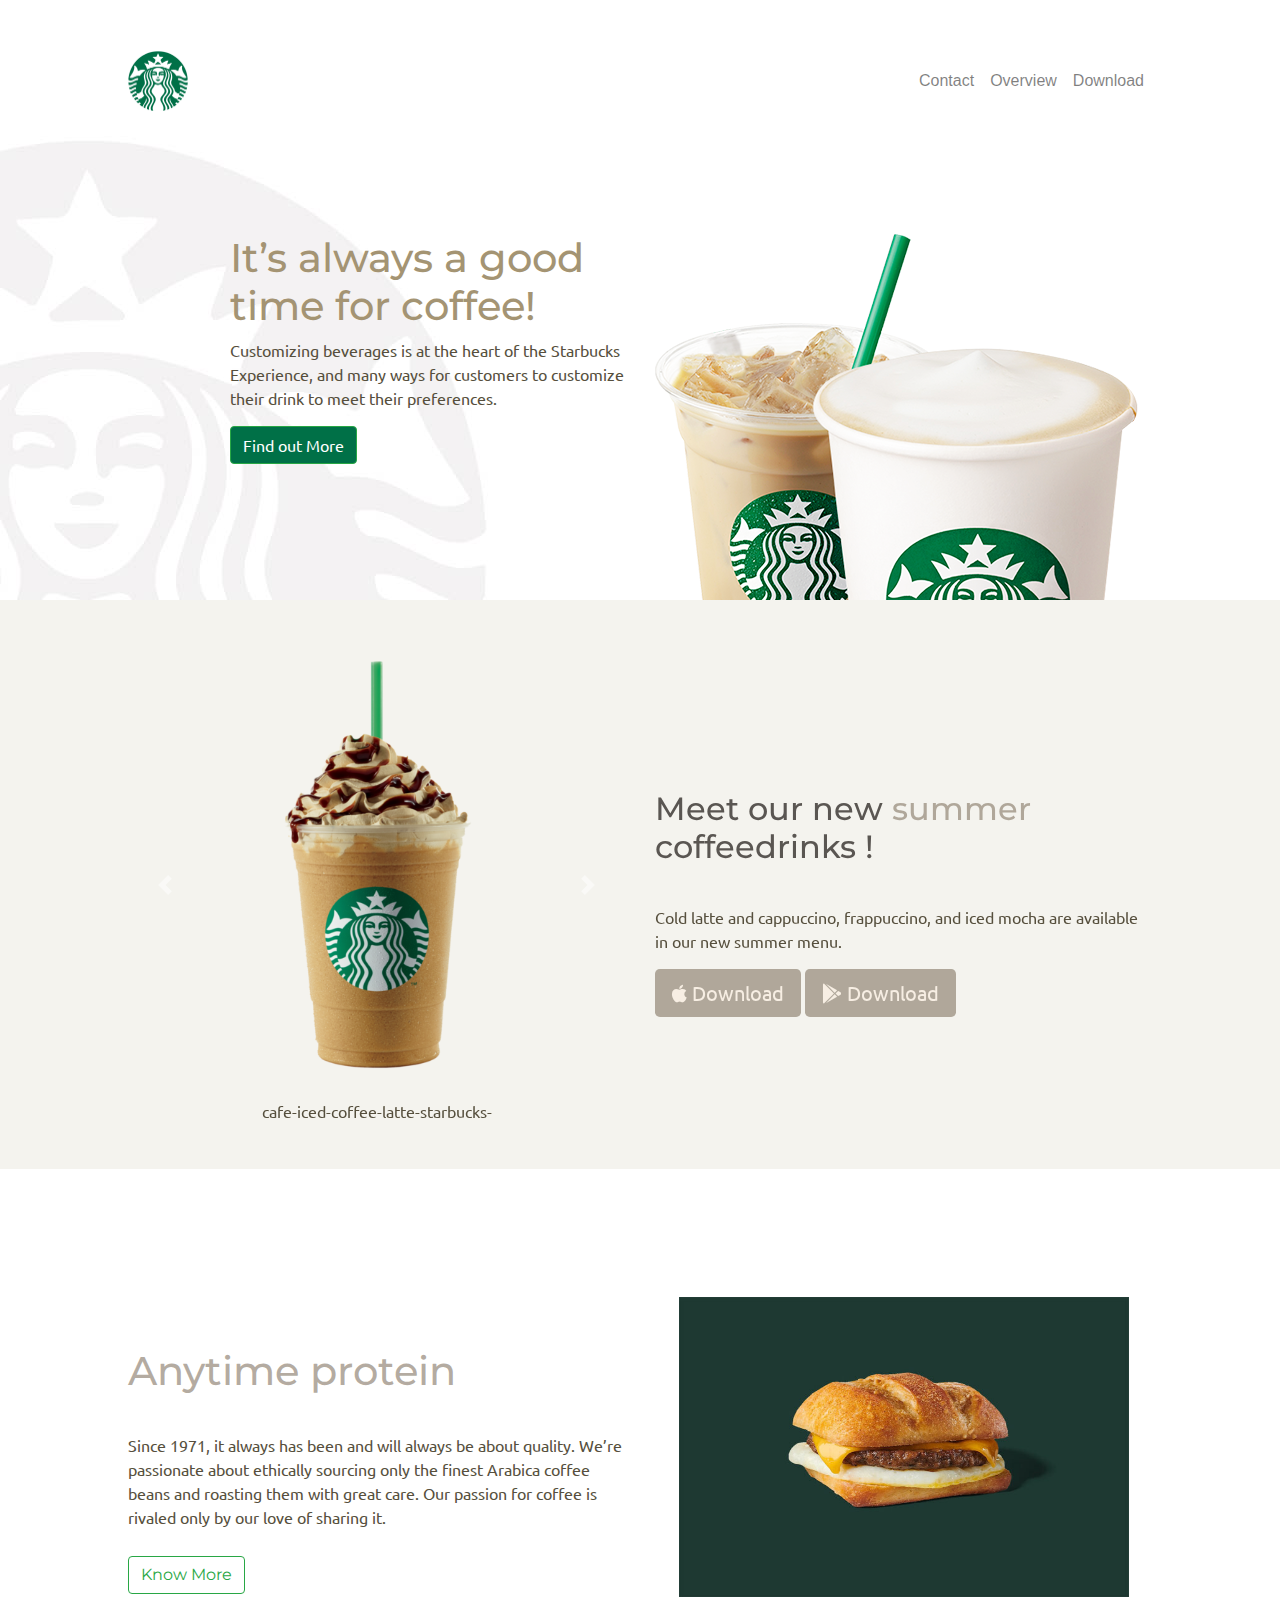
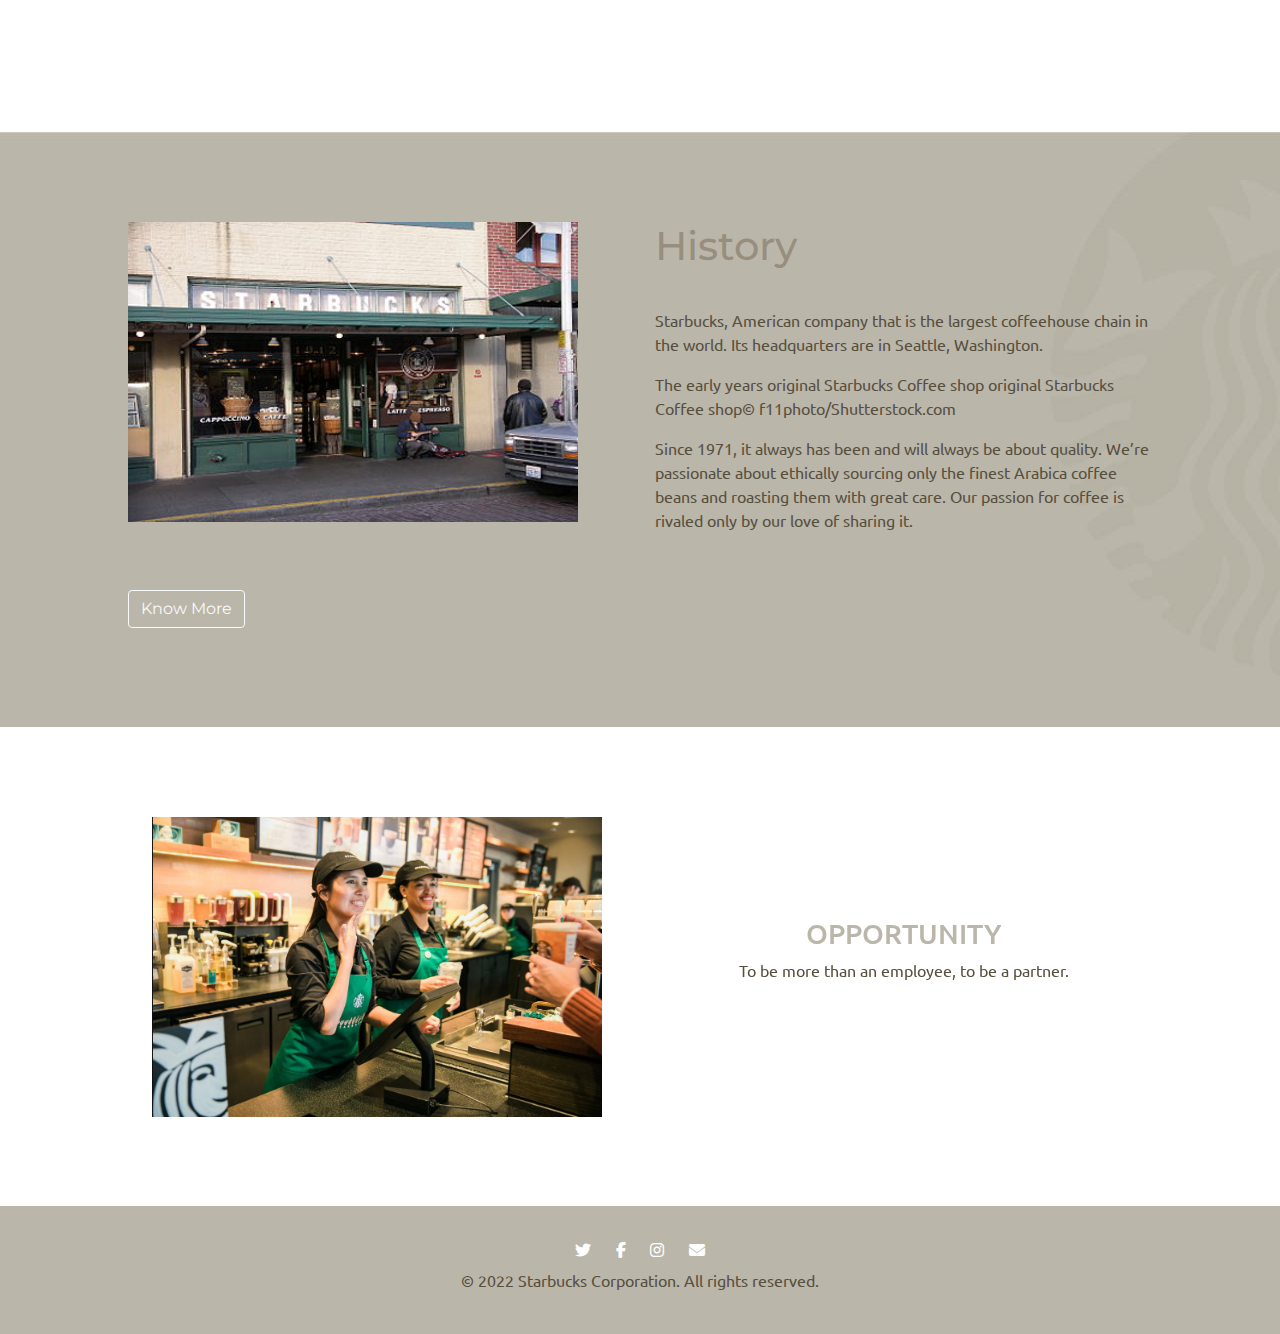
<file: index.html>
<!DOCTYPE html>
<html>

<head>
  <meta charset="utf-8">
  <title> Starbucks </title>
  <link rel="stylesheet" href="https://cdnjs.cloudflare.com/ajax/libs/font-awesome/6.1.2/css/all.min.css">
  <link rel="stylesheet" href="https://maxcdn.bootstrapcdn.com/bootstrap/4.0.0/css/bootstrap.min.css" integrity="sha384-Gn5384xqQ1aoWXA+058RXPxPg6fy4IWvTNh0E263XmFcJlSAwiGgFAW/dAiS6JXm" crossorigin="anonymous">
  <link rel="stylesheet" href="css/styles.css">
  <script src="https://code.jquery.com/jquery-3.2.1.slim.min.js" integrity="sha384-KJ3o2DKtIkvYIK3UENzmM7KCkRr/rE9/Qpg6aAZGJwFDMVNA/GpGFF93hXpG5KkN" crossorigin="anonymous"></script>
  <script src="https://cdnjs.cloudflare.com/ajax/libs/popper.js/1.12.9/umd/popper.min.js" integrity="sha384-ApNbgh9B+Y1QKtv3Rn7W3mgPxhU9K/ScQsAP7hUibX39j7fakFPskvXusvfa0b4Q" crossorigin="anonymous"></script>
<script src="https://maxcdn.bootstrapcdn.com/bootstrap/4.0.0/js/bootstrap.min.js" integrity="sha384-JZR6Spejh4U02d8jOt6vLEHfe/JQGiRRSQQxSfFWpi1MquVdAyjUar5+76PVCmYl" crossorigin="anonymous"></script>
<link rel="preconnect" href="https://fonts.googleapis.com">
<link rel="preconnect" href="https://fonts.gstatic.com" crossorigin>
<link href="https://fonts.googleapis.com/css2?family=Montserrat:wght@800&family=Ubuntu&display=swap" rel="stylesheet">

</head>

<body>


  <section id="title">
    <div class="bg-image" 
    style="background-image: url('home.jpg');
           height: 600px">
<div class="container-fluid ">
    <!-- Nav Bar -->
    <nav class="navbar navbar-expand-lg navbar-light ">
        <a class="navbar-brand" href="">
            <img src="logo.png" width="60" height="60"  class="d-inline-block align-top" alt="">
        </a>
        <button class="navbar-toggler" type="button" data-toggle="collapse" data-target="#navbarSupportedContent" aria-controls="navbarSupportedContent" aria-expanded="false" aria-label="Toggle navigation">
                 <span class="navbar-toggler-icon"></span>
               </button>
               <div class="collapse navbar-collapse" id="navbarSupportedContent">
            <ul class="navbar-nav ml-auto">
                     <li class="nav-item">
                         <a class="nav-link" href="#footer">Contact</a>
                     </li>
                     <li class="nav-item">
                         <a class="nav-link" href="#press">Overview</a>
                     </li>
                     <li class="nav-item">
                         <a class="nav-link" href="#testimonials">Download</a>
                     </li>
                 </ul>
              </div>  
        </nav>
       



    <!-- Title -->

    <div class="row text">
        <div class="col-lg-6">
    <h1>It’s always a good time for coffee!</h1>
    <p>Customizing beverages is at the heart of the Starbucks Experience, and  many ways for customers to customize their drink to meet their preferences.</p>
    <a class="btn btn-success " href="#press" role="button"> Find out More</a>
    </div>
    <div class=" star col-lg-6">
      <img class="cups" src="kisspng-coffee-caff-mocha-cafe-frappuccino-starbucks-iced-latte-5b1659e1767000.5015094915281914574851.png" alt="starbucks">
    </div>
</div>
</div>
</div>

  </section>


 

  <!-- Testimonials -->

  <section id="testimonials">
   
           <div class="Coffee">
            <div class=" cara row">
              <div class=" test col-lg-6">
                <div id="carouselSlidesOnly" class="carousel slide" data-ride="false" >
                  <div class="carousel-inner">
                    <div class="carousel-item active">
                   
                      <img class="caramel" src="pngegg (4).png" alt="lady-profile">              <p>cafe-iced-coffee-latte-starbucks-</p>
              
                    </div>
                  
                    <div class="carousel-item">
                      
                      <img class="ice" src="pngegg (1).png" alt="lady-profile">
                   <p class="testimonial-text">cafe-iced-coffee-latte-starbucks-</p>
                    </div>
                   
                    <div class="carousel-item">
                      
                      <img class="testimonial-image" src="NicePng_starbucks-png_99568.png" alt="lady-profile">
                   <p class="testimonial-text">cafe-iced-coffee-latte-starbucks-</p>
                    </div>
                  </div>
                  <a class="carousel-control-prev" href="#carouselSlidesOnly" role="button" data-slide="prev">
                    <span class="carousel-control-prev-icon" style="color:rgb(53, 39, 30);"></span>
                </a>
                  <a class="carousel-control-next" href="#carouselSlidesOnly" role="button" data-slide="next">
                    <span class="carousel-control-next-icon" style="color:rgb(53, 39, 30);"></span>
                  </a>
                  </div>
              </div>
<div class="summer col-lg-6">
  <h2>Meet our new <span class="summer">summer</span> coffeedrinks !</h2>
  <p>Cold latte and cappuccino, frappuccino, and iced mocha are available in our new summer menu.</p>
  <button type="button" class="buts btn  btn-lg" ><i class="fa-brands fa-apple"></i>  Download</button>
  <button type="button" class="buts btn  btn-lg"><i class="fa-brands fa-google-play"></i>  Download</button>

</div>


            </div>
           
           
           
           
           </div>
  
  </section>



  <!-- new -->
  <section id="new">
   
          <div class="row ">
            <div class="col-lg-6 sandwich">
              <h1 class="history">Anytime protein
</h1>
              <p> Since 1971, it always has been and will always be about quality. We’re passionate about ethically sourcing only the finest Arabica coffee beans and roasting them with great care. Our passion for coffee is rivaled only by our love of sharing it.</p>
              <h1 class="dot">  <a class="btn btn-outline-success " href="breakfast.html" role="button"> Know More</a></h1>
</div>
            <div class=" test col-lg-6 ">
              <img class="break" src="breakfast.jpg" alt="sandwich">
              
               
            </div>


          </div>


</div>

</section>
  <!-- Press -->

  <section id="press">
   
    <div class="bg-image" 
    style="background-image: url('abouts.jpg');
           height: auto" >
          <div class="row">
            <div class="col-lg-6">
<img class="first" src="first star bucks.jpg" alt="">
<h1 class="butt">  <a class="btn btn-outline-light " href="https://en.wikipedia.org/wiki/Starbucks" role="button"> Know More</a></h1>
</div>
            <div class="col-lg-6">
                <h1 class="history">History </h1>
<p>Starbucks, American company that is the largest coffeehouse chain in the world. Its headquarters are in Seattle, Washington.</p>

<p>The early years original Starbucks Coffee shop original Starbucks Coffee shop© f11photo/Shutterstock.com</p> 



<p> Since 1971, it always has been and will always be about quality. We’re passionate about ethically sourcing only the finest Arabica coffee beans and roasting them with great care. Our passion for coffee is rivaled only by our love of sharing it.</p>
            </div>


          </div>


</div>

</section>


 <!-- Features -->

 <section id="features">

  <div id="carouselExampleSlidesOnly" class="carousel slide" data-ride="carousel" data-interval="1500">
    <div class="carousel-inner">
      <div class="carousel-item active">
        <div class="row">
          <div class = " feature-box col-lg-6 " style = "">
            <img class="lady" src="worker.png" alt="first slide">
  
          </div>
          <div class = " feature-box col-lg-6 " style = "">
          
            <h3 class="opp">OPPORTUNITY
             </h3>
            <p> To be more than an employee, to be a partner.</p>
            </div>
            
          </div>
      </div>
      <div class="carousel-item">
        <div class="row">
          <div class = " feature-box col-lg-6 " style = "">
            <img class="lady" src="heart.png" alt="second slide">
  
          </div>
          <div class = " feature-box col-lg-6 " style = "">
          
            <h3 class="opp">LET US DELIGHT YOU.
              
             </h3>
            <p> Delicious, handcrafted beverages and great-tasting food. The secret to making life better.</p>
            </div>
            
            
          </div>
      </div>
      <div class="carousel-item">
        <div class="row">
          <div class = " feature-box col-lg-6 " style = "">
            <img class="lady" src="tree.jpeg" alt="third slide">
  
          </div>
          <div class = " feature-box col-lg-6 " style = "">
          
            <h3 class="opp">CREATING THE DIGITAL THIRD PLACE
              
             </h3>
            <p> Starbucks plan to create a series of branded NFT collections, the ownership of which initiates community membership, and access to exclusive experiences and perks.</p>
            </div>
            
            
          </div>
      </div>
    </div>
  </div>
   
      </section>


  <!-- Footer -->

  <footer id="footer">
    
           <div class="bottoms">
           <i class="icons fa-brands fa-twitter"></i>
           <i class="icons fa-brands fa-facebook-f"></i>
           <i class="icons fa-brands fa-instagram"></i>
           <i class="icons fa-solid fa-envelope"></i>
      
            <p >© 2022 Starbucks Corporation. All rights reserved.</p>

</div>
  </footer>


</body>

</html>
</file>
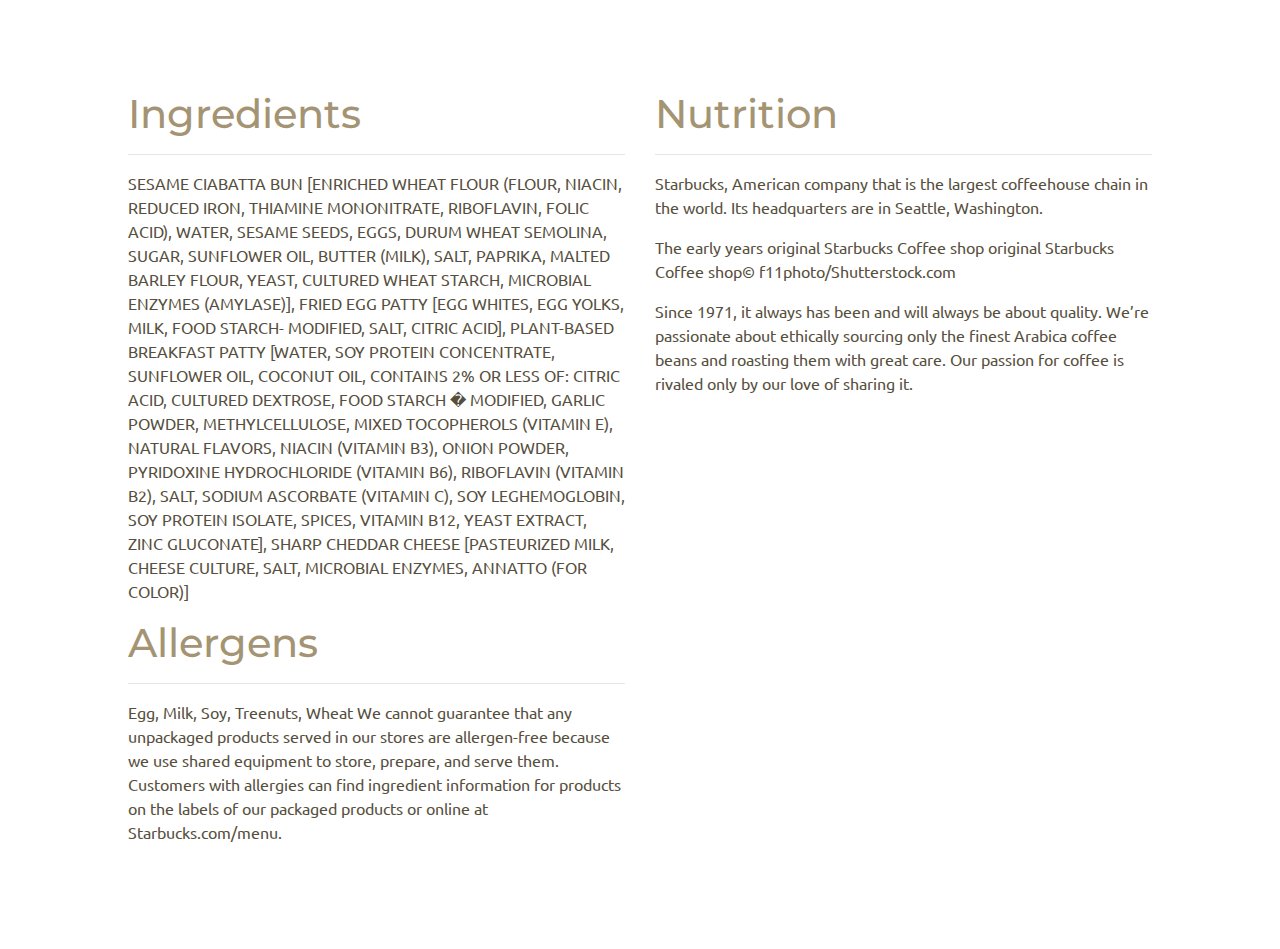
<file: breakfast.html>
<!DOCTYPE html>
<html lang="en">
<head>
    <meta charset="UTF-8">
    <meta http-equiv="X-UA-Compatible" content="IE=edge">
    <meta name="viewport" content="width=device-width, initial-scale=1.0">
    <title> Impossible™ Breakfast Sandwich</title>
    <link rel="stylesheet" href="https://cdnjs.cloudflare.com/ajax/libs/font-awesome/6.1.2/css/all.min.css">
  <link rel="stylesheet" href="https://maxcdn.bootstrapcdn.com/bootstrap/4.0.0/css/bootstrap.min.css" integrity="sha384-Gn5384xqQ1aoWXA+058RXPxPg6fy4IWvTNh0E263XmFcJlSAwiGgFAW/dAiS6JXm" crossorigin="anonymous">
  <link rel="stylesheet" href="css/styles.css">
  <script src="https://code.jquery.com/jquery-3.2.1.slim.min.js" integrity="sha384-KJ3o2DKtIkvYIK3UENzmM7KCkRr/rE9/Qpg6aAZGJwFDMVNA/GpGFF93hXpG5KkN" crossorigin="anonymous"></script>
  <script src="https://cdnjs.cloudflare.com/ajax/libs/popper.js/1.12.9/umd/popper.min.js" integrity="sha384-ApNbgh9B+Y1QKtv3Rn7W3mgPxhU9K/ScQsAP7hUibX39j7fakFPskvXusvfa0b4Q" crossorigin="anonymous"></script>
<script src="https://maxcdn.bootstrapcdn.com/bootstrap/4.0.0/js/bootstrap.min.js" integrity="sha384-JZR6Spejh4U02d8jOt6vLEHfe/JQGiRRSQQxSfFWpi1MquVdAyjUar5+76PVCmYl" crossorigin="anonymous"></script>
<link rel="preconnect" href="https://fonts.googleapis.com">
<link rel="preconnect" href="https://fonts.gstatic.com" crossorigin>
<link href="https://fonts.googleapis.com/css2?family=Montserrat:wght@800&family=Ubuntu&display=swap" rel="stylesheet">
</head>
<body>
  
    <section id="Ingredients">
              <div class="row">
                <div class="col-lg-6">
    <h1>Ingredients</h1>
    <hr>
    <p>SESAME CIABATTA BUN [ENRICHED WHEAT FLOUR (FLOUR, NIACIN, REDUCED IRON, THIAMINE MONONITRATE, RIBOFLAVIN, FOLIC ACID), WATER, SESAME SEEDS, EGGS, DURUM WHEAT SEMOLINA, SUGAR, SUNFLOWER OIL, BUTTER (MILK), SALT, PAPRIKA, MALTED BARLEY FLOUR, YEAST, CULTURED WHEAT STARCH, MICROBIAL ENZYMES (AMYLASE)], FRIED EGG PATTY [EGG WHITES, EGG YOLKS, MILK, FOOD STARCH- MODIFIED, SALT, CITRIC ACID], PLANT-BASED BREAKFAST PATTY [WATER, SOY PROTEIN CONCENTRATE, SUNFLOWER OIL, COCONUT OIL, CONTAINS 2% OR LESS OF: CITRIC ACID, CULTURED DEXTROSE, FOOD STARCH � MODIFIED, GARLIC POWDER, METHYLCELLULOSE, MIXED TOCOPHEROLS (VITAMIN E), NATURAL FLAVORS, NIACIN (VITAMIN B3), ONION POWDER, PYRIDOXINE HYDROCHLORIDE (VITAMIN B6), RIBOFLAVIN (VITAMIN B2), SALT, SODIUM ASCORBATE (VITAMIN C), SOY LEGHEMOGLOBIN, SOY PROTEIN ISOLATE, SPICES, VITAMIN B12, YEAST EXTRACT, ZINC GLUCONATE], SHARP CHEDDAR CHEESE [PASTEURIZED MILK, CHEESE CULTURE, SALT, MICROBIAL ENZYMES, ANNATTO (FOR COLOR)]</p>
    <h1>Allergens</h1>
    <hr>
    <p>Egg, Milk, Soy, Treenuts, Wheat

        We cannot guarantee that any unpackaged products served in our stores are allergen-free because we use shared equipment to store, prepare, and serve them. Customers with allergies can find ingredient information for products on the labels of our packaged products or online at Starbucks.com/menu.</p>
    </div>
                <div class="col-lg-6">
                    <h1 class="Nutrition">Nutrition </h1>
                    <hr>
    <p>Starbucks, American company that is the largest coffeehouse chain in the world. Its headquarters are in Seattle, Washington.</p>
    
    <p>The early years original Starbucks Coffee shop original Starbucks Coffee shop© f11photo/Shutterstock.com</p> 
    
    
    
    <p> Since 1971, it always has been and will always be about quality. We’re passionate about ethically sourcing only the finest Arabica coffee beans and roasting them with great care. Our passion for coffee is rivaled only by our love of sharing it.</p>
                </div>
    
    
              </div>
    
    
    </div>
    
    </section>  
</body>
</html>
</file>
<file: css/styles.css>
#title{
    background-color: rgb(24, 24, 24);
    color: antiquewhite;
    height: auto;
   
   
}

.cubs{
    width: 450px;
    left: 170px;
    position: absolute;
   
}
.navbar{
    padding-bottom: 46px;
}
.container-fluid{
    padding: 3% 10%;
}

h1{
    font-family: 'Montserrat', sans-serif;
    size: 2rem;
    height: 1.5;
    color: #A49473;
}

.navbar{
    padding-left: 0px;
    padding-right: 0px;
}
/* Features */
.row{
  
    padding: 7% 10%;
  
    color: rgb(57, 57, 57);
    font-family: 'Ubuntu', sans-serif;
}
 /* footer */
 #footer{
    
    height:auto;
  
   
    color: rgb(145, 145, 145);
    font-family: 'Ubuntu', sans-serif;
 }

 .bottoms{
    background-color:rgb(186 182 170);
    text-align: center;
    padding: 2% 10%;

 }
 #cta{
    background-color: rgb(230 241 237);
 }#Menu{
    background-color: rgb(230 241 237);
 }
 p{
    font-family: 'Ubuntu', sans-serif;
    color:  rgb(86 79 61);
 }
 .butt{
    padding-top: 60px;
 }
 .first{
   height: 300px;
   width: 450px;
 }
 .feature-box{
    text-align: center;
  
 }
.sup{
    color: rgb(57, 57, 57);
    padding-bottom: 20px;
}
/* testimonial */
.test{

    text-align: center;
}
#testimonials{
    position: relative;
    z-index: 1;
    background-color:rgb(244 243 238);
}
h2{
    font-family: 'Montserrat', sans-serif;
   
    height: 1.5;
    color: #5a5652;
    padding-bottom: 30px;
}
.testimonial-image{
 
    padding-top: 30px;
    width: 180px;
    height: 469px;
}
.caramel{
    width: 360px;
    height: 469px;
}
.ice{
    height: 469px;
    width: 380px;
}
.summer{
    padding-top: 160px;
}
.cara{
    padding-top: 30px;
    padding-bottom: 30px;
}

.testimonial-text{
    color: rgba(136, 132, 126, 0.648);
}

.lady{
    height: 300px;
    width: 450px;
}


.opp{
    padding-top: 100px;
    color:  rgb(186 182 170);
}

.btn-success{
background-color: #007047
}
    .history{
        color: rgba(130, 115, 97, 0.598);
        padding-bottom: 30px;
    }


.buts{
    background-color:rgba(130, 115, 97, 0.598) ;
    color: rgb(247, 238, 227);
}
.buts:hover{
    background-color: rgb(50, 49, 49);
}
.summer{
    color: rgba(130, 115, 97, 0.598) ;
}

/* new */

#new{
    padding: 3% 0%;
    
}

.break{
    height: 300px;
    width: 450px;

}   
.sandwich{
    padding-top: 50px;
}
.dot{
    padding-top: 3px;
}
.icons{
    color: white;
    padding: 1%;
}
</file>
